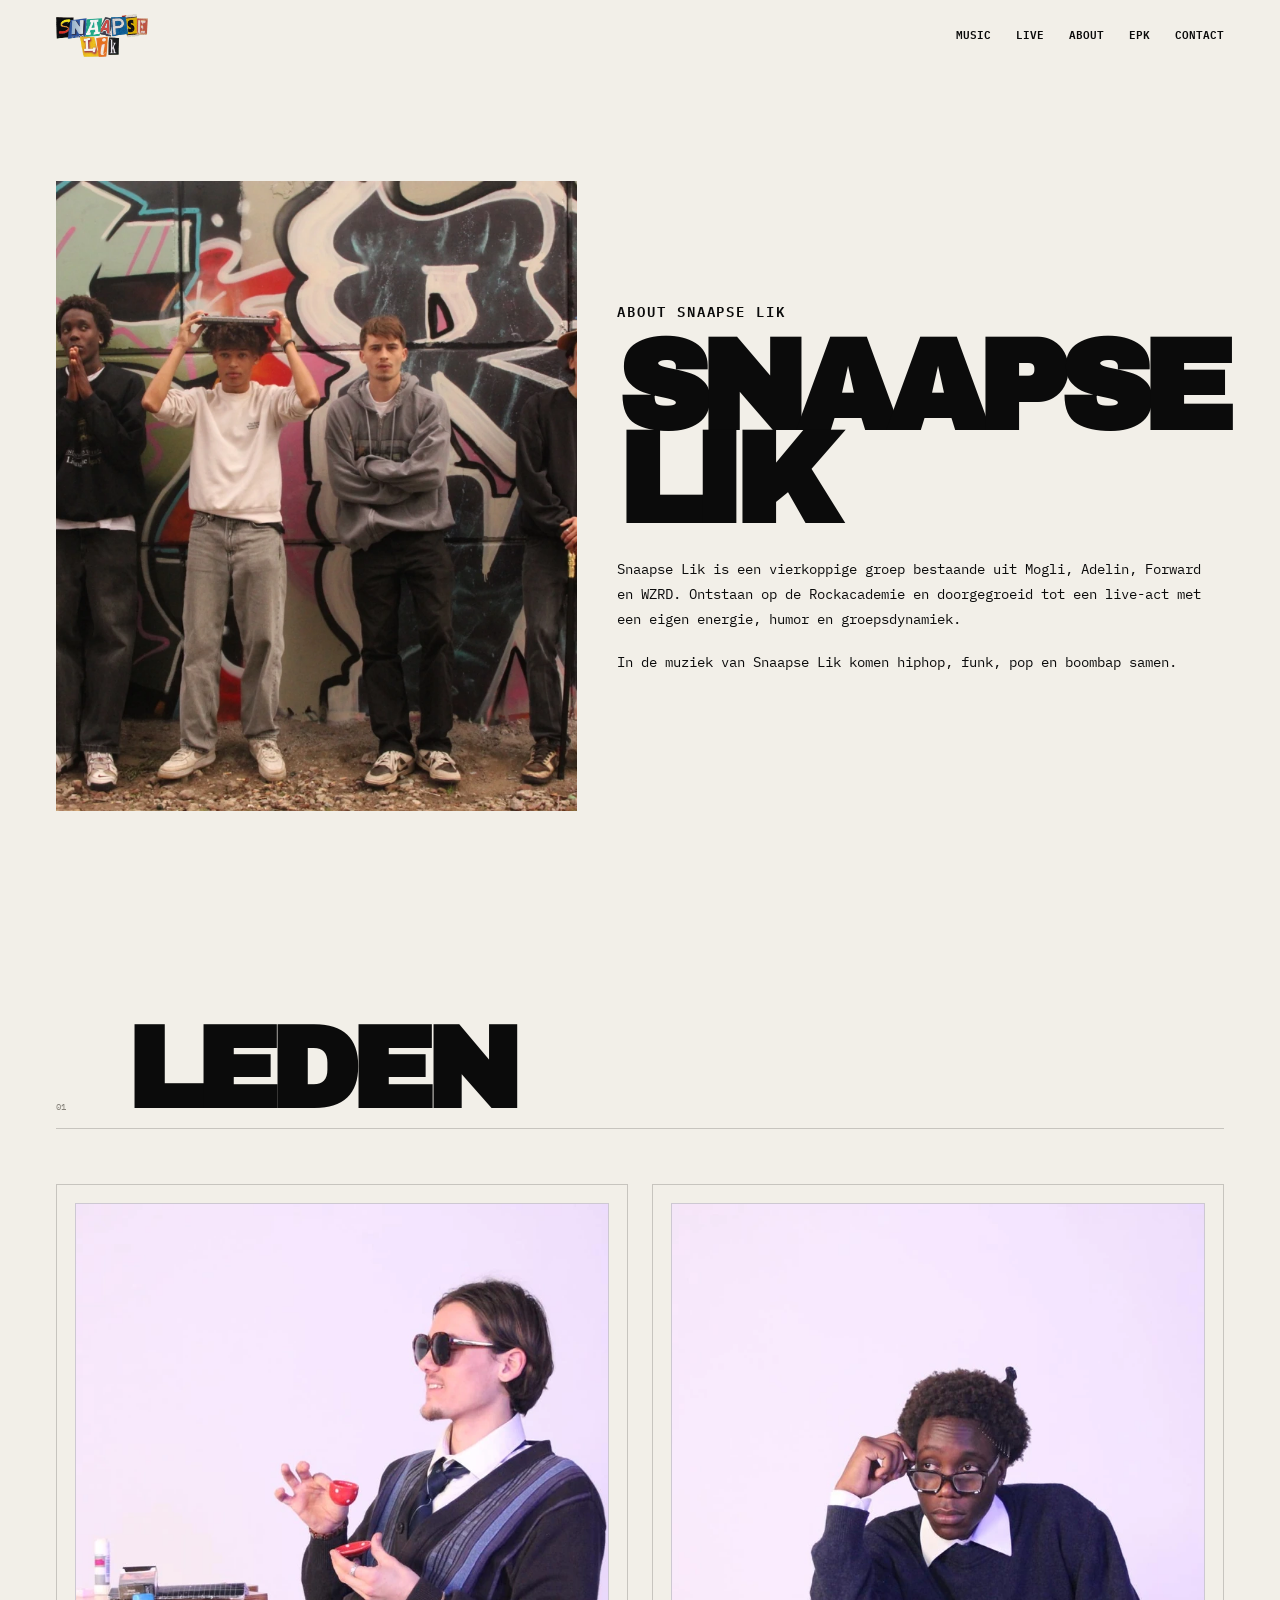
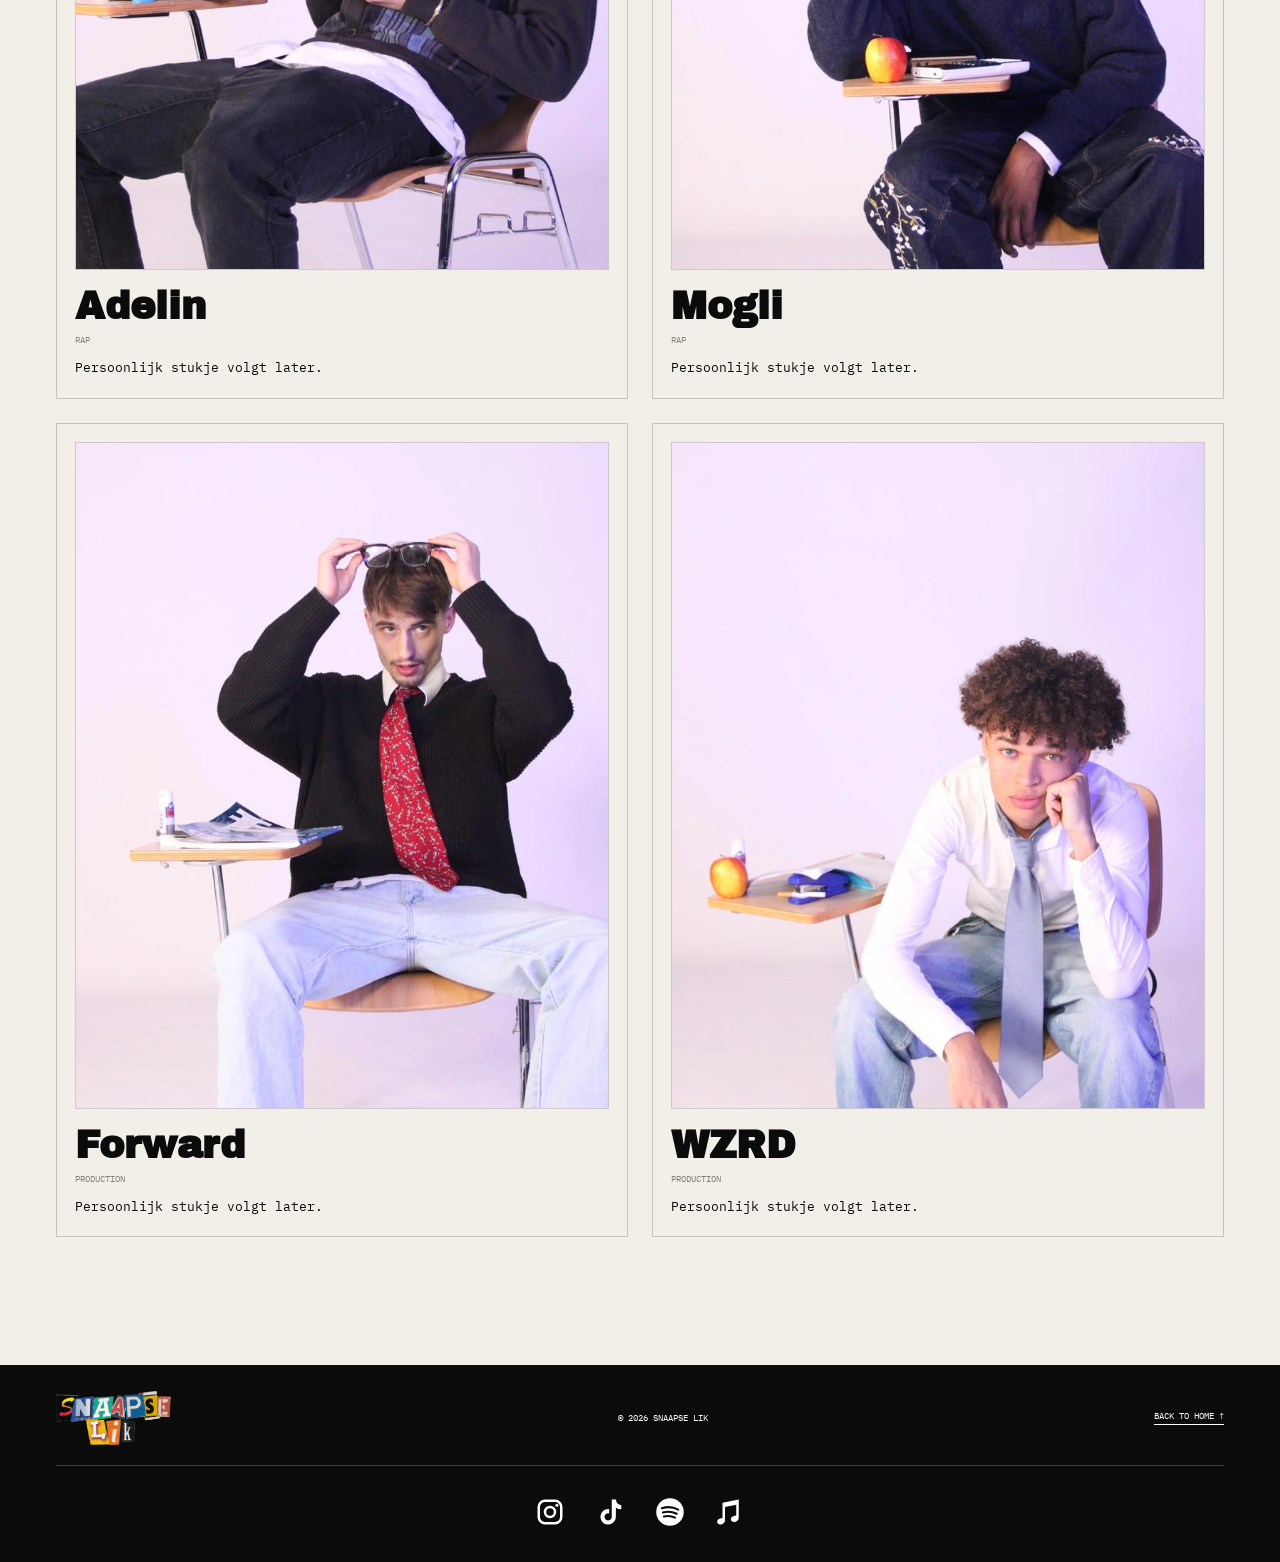
<file: about.html>
<!doctype html>
<html lang="nl">
<head>
  <meta charset="utf-8">
  <meta name="viewport" content="width=device-width, initial-scale=1">
  <title>About — Snaapse Lik</title>
  <link rel="icon" href="favicon.svg" type="image/svg+xml">
  <link rel="preconnect" href="https://fonts.googleapis.com">
  <link rel="preconnect" href="https://fonts.gstatic.com" crossorigin>
  <link href="https://fonts.googleapis.com/css2?family=Archivo+Black&family=IBM+Plex+Mono:wght@400;500;600&display=swap" rel="stylesheet">
  <link rel="stylesheet" href="style.css">
</head>
<body>
<header class="site-header solid">
  <a class="header-logo" href="index.html"><img src="assets/logo.png" alt="Snaapse Lik"></a>
  <nav class="main-nav">
    <a href="index.html#music">MUSIC</a>
    <a href="index.html#live">LIVE</a>
    <a href="about.html">ABOUT</a>
    <a href="index.html#epk">EPK</a>
    <a href="index.html#contact">CONTACT</a>
  </nav>
</header>

<main class="about-page">
  <section class="about-hero">
    <img src="assets/about.webp" alt="Snaapse Lik">
    <div>
      <span class="eyebrow">ABOUT SNAAPSE LIK</span>
      <h1>SNAAPSE<br>LIK</h1>
      <p>Snaapse Lik is een vierkoppige groep bestaande uit Mogli, Adelin, Forward en WZRD. Ontstaan op de Rockacademie en doorgegroeid tot een live-act met een eigen energie, humor en groepsdynamiek.</p>
      <p>In de muziek van Snaapse Lik komen hiphop, funk, pop en boombap samen.</p>
    </div>
  </section>

  <section class="section members">
    <div class="section-title"><span>01</span><h2>LEDEN</h2></div>
    <div class="member-grid">
      <article>
        <img src="assets/adelin.webp" alt="Adelin">
        <h3>Adelin</h3>
        <small>RAP</small>
        <p>Persoonlijk stukje volgt later.</p>
      </article>

      <article>
        <img src="assets/mogli.webp" alt="Mogli">
        <h3>Mogli</h3>
        <small>RAP</small>
        <p>Persoonlijk stukje volgt later.</p>
      </article>

      <article>
        <img src="assets/forward.webp" alt="Forward">
        <h3>Forward</h3>
        <small>PRODUCTION</small>
        <p>Persoonlijk stukje volgt later.</p>
      </article>

      <article>
        <img src="assets/wzrd.webp" alt="WZRD">
        <h3>WZRD</h3>
        <small>PRODUCTION</small>
        <p>Persoonlijk stukje volgt later.</p>
      </article>
    </div>
  </section>
</main>

<footer>
  <nav class="footer-socials" aria-label="Social media"><a class="platform-icon" href="https://www.instagram.com/snaapselik/" target="_blank" rel="noopener" aria-label="Snaapse Lik op Instagram" title="Instagram"><svg viewBox="0 0 24 24" aria-hidden="true" focusable="false"><rect x="3" y="3" width="18" height="18" rx="5" fill="none" stroke="currentColor" stroke-width="2"/><circle cx="12" cy="12" r="4" fill="none" stroke="currentColor" stroke-width="2"/><circle cx="17.5" cy="6.5" r="1.2"/></svg></a><a class="platform-icon" href="https://www.tiktok.com/@snaapse.lik" target="_blank" rel="noopener" aria-label="Snaapse Lik op TikTok" title="TikTok"><svg viewBox="0 0 24 24" aria-hidden="true" focusable="false"><path d="M16.7 2c.3 2.7 1.8 4.3 4.3 4.5v3.3a9 9 0 0 1-4.3-1.3v7.3a6.2 6.2 0 1 1-5.4-6.1v3.4a2.9 2.9 0 1 0 2.1 2.8V2z"/></svg></a><a class="platform-icon" href="https://open.spotify.com/artist/59t2biWvFDiQhuZ9R1diuo" target="_blank" rel="noopener" aria-label="Snaapse Lik op Spotify" title="Spotify"><svg viewBox="0 0 24 24" aria-hidden="true" focusable="false"><circle cx="12" cy="12" r="11"/><g fill="none" stroke="var(--icon-cutout)" stroke-width="1.7" stroke-linecap="round"><path d="M5.5 9c4.6-1.5 9.2-1 13 1.1M6.3 12.4c3.9-1.1 7.6-.8 11 1M7.1 15.6c3.1-.8 6-.5 8.9.9"/></g></svg></a><a class="platform-icon" href="https://music.apple.com/nl/artist/snaapse-lik/1855761999" target="_blank" rel="noopener" aria-label="Snaapse Lik op Apple Music" title="Apple Music"><svg viewBox="0 0 24 24" aria-hidden="true" focusable="false"><path d="M19 2v14.6c0 2.1-1.8 3.4-3.6 3.4-1.6 0-2.7-.9-2.7-2.2 0-1.6 1.5-2.7 4.3-3V6.2L8 8v10.6C8 20.7 6.2 22 4.4 22c-1.6 0-2.7-.9-2.7-2.2 0-1.6 1.5-2.7 4.3-3V4.6z"/></svg></a></nav>
  <img src="assets/logo.png" alt="Snaapse Lik">
  <span>© <span id="year"></span> SNAAPSE LIK</span>
  <a href="index.html">BACK TO HOME ↑</a>
</footer>
<script src="script.js"></script>
</body>
</html>
</file>
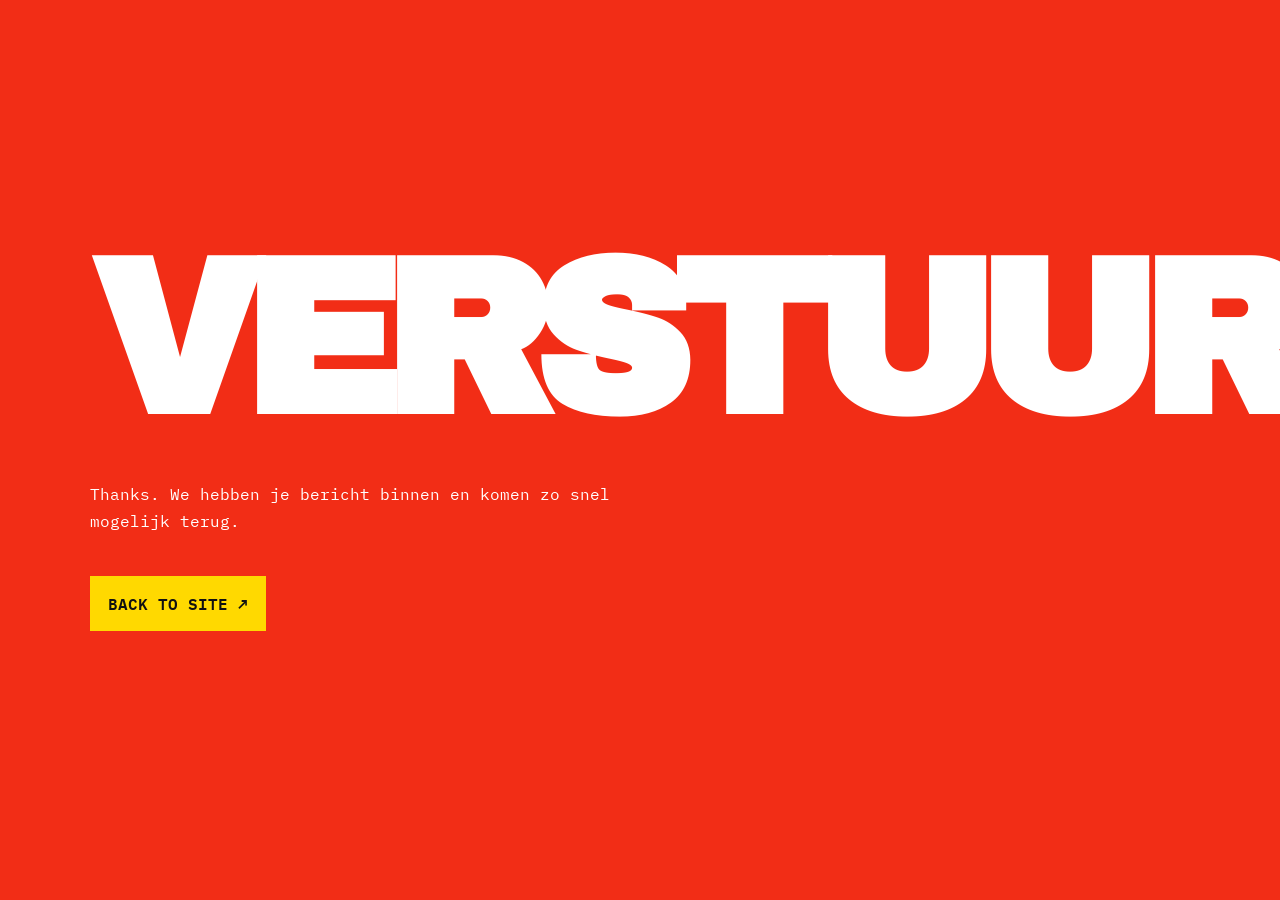
<file: thanks.html>
<!doctype html>
<html lang="nl">
<head>
  <meta charset="utf-8">
  <meta name="viewport" content="width=device-width,initial-scale=1">
  <title>Thanks — Snaapse Lik</title>
  <link rel="preconnect" href="https://fonts.googleapis.com">
  <link rel="preconnect" href="https://fonts.gstatic.com" crossorigin>
  <link href="https://fonts.googleapis.com/css2?family=Archivo+Black&family=IBM+Plex+Mono:wght@400;600&display=swap" rel="stylesheet">
  <style>
    *{box-sizing:border-box}body{margin:0;background:#f22d16;color:#fff;font-family:"IBM Plex Mono",monospace}
    main{min-height:100svh;padding:7vw;display:flex;flex-direction:column;justify-content:center}
    h1{font-family:"Archivo Black",sans-serif;font-size:clamp(72px,17vw,250px);line-height:.67;letter-spacing:-.08em;margin:0 0 50px}
    p{max-width:600px;line-height:1.7}a{color:#111;background:#ffd900;text-decoration:none;padding:14px 18px;width:max-content;margin-top:25px;font-weight:600}
  </style>
</head>
<body><main><h1>VERSTUURD.</h1><p>Thanks. We hebben je bericht binnen en komen zo snel mogelijk terug.</p><a href="/">BACK TO SITE ↗</a></main></body>
</html>
</file>
<file: style.css>
:root{
  --ink:#0b0b0b;--paper:#f2efe8;--red:#f22d16;--yellow:#ffd900;--gray:#86827a;
  --pad:clamp(20px,4.4vw,72px);--display:"Archivo Black",Arial,sans-serif;--mono:"IBM Plex Mono",monospace
}
*{box-sizing:border-box;margin:0;padding:0}
html{scroll-behavior:smooth}
body{background:var(--paper);color:var(--ink);font-family:var(--mono);overflow-x:hidden}
img{display:block;max-width:100%}
a{color:inherit;text-decoration:none}
button,input,select,textarea{font:inherit}
.grain{position:fixed;inset:0;z-index:9999;pointer-events:none;opacity:.035;background-image:url("data:image/svg+xml,%3Csvg viewBox='0 0 160 160' xmlns='http://www.w3.org/2000/svg'%3E%3Cfilter id='n'%3E%3CfeTurbulence type='fractalNoise' baseFrequency='.95' numOctaves='4' stitchTiles='stitch'/%3E%3C/filter%3E%3Crect width='100%25' height='100%25' filter='url(%23n)' opacity='.7'/%3E%3C/svg%3E")}
.site-header{position:fixed;z-index:100;top:0;left:0;width:100%;padding:14px var(--pad);display:flex;align-items:center;justify-content:space-between;mix-blend-mode:difference;color:white}
.site-header.solid{position:relative;mix-blend-mode:normal;background:var(--paper);color:var(--ink)}
.header-logo img{width:92px;height:auto}
.main-nav{display:flex;gap:25px;font-size:11px;font-weight:600}
.main-nav a{border-bottom:1px solid transparent;padding-bottom:4px}
.main-nav a:hover{border-color:currentColor}
.menu-toggle{display:none;background:transparent;border:0;color:white;font-weight:600}

.hero{min-height:100svh;position:relative;background:#111;color:#fff;overflow:hidden}
.hero-photo{position:absolute;inset:0;background:url("assets/hero.webp") center 42%/cover no-repeat}
.hero-shade{position:absolute;inset:0;background:linear-gradient(90deg,rgba(0,0,0,.52),rgba(0,0,0,.06) 58%),linear-gradient(0deg,rgba(0,0,0,.42),transparent 48%)}
.hero-copy{position:relative;z-index:2;min-height:100svh;padding:120px var(--pad) 38px;display:flex;flex-direction:column;justify-content:space-between;align-items:flex-start}
.hero-brand{display:flex;flex-direction:column;gap:22px;align-items:flex-start}
.hero-logo{width:min(640px,55vw);filter:drop-shadow(0 6px 14px rgba(0,0,0,.28))}
.hero-brand p{font-weight:600;font-size:clamp(12px,1.1vw,16px);line-height:1.5}
.hero-sticker{width:245px;min-height:180px;background:var(--yellow);color:var(--ink);padding:18px;display:flex;flex-direction:column;justify-content:space-between;box-shadow:10px 12px 0 rgba(0,0,0,.24);transform:rotate(-3deg)}
.hero-sticker small{font-size:9px;letter-spacing:.12em}
.hero-sticker strong{font-family:var(--display);line-height:.78;letter-spacing:-.06em}
.hero-sticker strong span{display:block;font-size:43px;white-space:nowrap}
.hero-sticker b{font-size:26px;text-align:right;font-weight:400}
.hero-sticker:hover{transform:rotate(0deg) translateY(-4px)}

.bankoe{position:relative;isolation:isolate;overflow:hidden;background:var(--ink);color:#fff;padding:110px var(--pad) 90px;display:grid;grid-template-columns:minmax(0,1fr) minmax(0,1fr) minmax(0,.55fr);gap:clamp(22px,3vw,48px);align-items:center}
.bankoe::after{content:"";position:absolute;inset:0;z-index:-1;background:rgba(0,0,0,.72)}
.bankoe-background{position:absolute;inset:0;width:100%;height:100%;object-fit:cover;z-index:-2;pointer-events:none}
.bankoe-image{align-self:center;transform:rotate(-3deg)}
.bankoe-image.visible{transform:rotate(-3deg)}
.bankoe-image img{width:100%;height:auto;aspect-ratio:1;box-shadow:10px 12px 0 rgba(0,0,0,.4)}
.bankoe-image a{display:block}
.bankoe-side{position:relative;align-self:end;margin-bottom:12px}
.bankoe-side video{display:block;width:100%;height:auto;aspect-ratio:9/16;object-fit:cover;border:1px solid rgba(255,255,255,.35)}
.eyebrow{font-size:14px;letter-spacing:.14em;font-weight:600}
.bankoe-copy h1{font-family:var(--display);font-size:clamp(48px,6vw,108px);line-height:.82;letter-spacing:-.075em;margin:20px 0 28px}
.bankoe-copy h1 em{font-style:normal;color:var(--red)}
.bankoe-copy p{font-size:16px;line-height:1.7;max-width:650px}
.bankoe-copy .bankoe-date{display:inline-block;background:var(--yellow);color:var(--ink);font-size:clamp(16px,1.5vw,22px);font-weight:600;padding:8px 12px;margin-bottom:20px;transform:rotate(-2deg)}
.bankoe .button.yellow{color:var(--ink);font-size:14px;font-weight:600}
.bankoe .text-link{font-size:14px}
.bankoe a:focus-visible{outline:3px solid var(--yellow);outline-offset:5px}
.actions{display:flex;gap:22px;align-items:center;flex-wrap:wrap;margin-top:34px}
.button{display:inline-flex;min-height:52px;padding:0 18px;align-items:center;justify-content:center;border:1px solid var(--ink);font-size:11px;font-weight:600}
.button.dark{background:var(--ink);color:#fff}
.button.yellow{background:var(--yellow)}
.text-link{font-size:11px;font-weight:600;border-bottom:1px solid;padding-bottom:4px}

.section{padding:clamp(90px,10vw,160px) var(--pad)}
.section-title{display:grid;grid-template-columns:70px 1fr;align-items:end;border-bottom:1px solid rgba(0,0,0,.18);padding-bottom:16px;margin-bottom:55px}
.section-title span{font-size:9px;color:var(--gray)}
.section-title h2{font-family:var(--display);font-size:clamp(60px,9vw,145px);line-height:.72;letter-spacing:-.075em}
.section-title.small h2{font-size:clamp(55px,7vw,100px)}

.release-grid{display:grid;grid-template-columns:repeat(3,minmax(0,340px));justify-content:space-between;gap:26px}
.release-card img{width:100%;aspect-ratio:1;object-fit:cover;border:1px solid var(--ink)}
.release-card h3{font-family:var(--display);font-size:23px;letter-spacing:-.04em;margin-top:12px}
.release-card small{font-size:9px;color:var(--gray)}
.platforms{border-block:1px solid rgba(0,0,0,.18);padding:20px 0;margin-top:60px;display:flex;gap:25px;justify-content:flex-end;font-size:10px;font-weight:600}

.quote-band{background:var(--red);color:white;padding:95px var(--pad)}
.quote-band>p{font-size:9px;letter-spacing:.14em;margin-bottom:30px}
.quote-band blockquote{font-family:var(--display);font-size:clamp(48px,8.5vw,138px);line-height:.82;letter-spacing:-.065em}
.quote-band blockquote span{color:var(--yellow)}
.quote-band blockquote em{font-style:normal;color:transparent;-webkit-text-stroke:2px #fff}
.quote-band>a{display:inline-block;margin-top:35px;border-bottom:1px solid;padding-bottom:4px;font-size:10px}

.live{background:var(--ink);color:var(--paper)}
.live .section-title{border-color:rgba(255,255,255,.2)}
.live-grid{display:grid;grid-template-columns:1.05fr .7fr .82fr;gap:20px;align-items:stretch}
.live-grid>img{width:100%;height:570px;object-fit:cover}.live-grid>img:nth-child(2){margin-top:60px;height:500px}
.live-copy{padding:25px 0 0 18px;display:flex;flex-direction:column;align-items:flex-start}
.live-copy h3{font-family:var(--display);font-size:clamp(31px,3.6vw,58px);line-height:1.02;letter-spacing:-.05em;margin-bottom:32px}

.about-teaser{background:#fff}
.about-grid{display:grid;grid-template-columns:1.15fr .85fr;gap:32px;align-items:center}
.about-grid>img{width:100%;height:540px;object-fit:cover}
.about-grid p{font-family:var(--display);font-size:clamp(29px,3.5vw,54px);line-height:1.04;letter-spacing:-.05em;margin-bottom:30px}

.epk{background:var(--paper)}
.epk-card{width:min(460px,100%);margin:0 auto;min-height:210px;background:var(--yellow);border:1px solid var(--ink);padding:22px;display:flex;flex-direction:column;justify-content:space-between;position:relative}
.epk-card>span{font-size:9px;letter-spacing:.12em}.epk-card strong{font-family:var(--display);font-size:clamp(43px,5vw,70px);line-height:.8;letter-spacing:-.06em}.epk-card b{font-size:28px;position:absolute;right:20px;bottom:16px;font-weight:400}

.contact{background:var(--red);color:#fff}
.contact-head{padding:100px var(--pad) 65px;border-bottom:1px solid rgba(255,255,255,.25)}
.contact-head>p{text-align:right;font-size:9px;letter-spacing:.14em;margin-bottom:28px}
.contact-head h2{font-family:var(--display);font-size:clamp(74px,14vw,215px);line-height:.65;letter-spacing:-.08em}
.contact-head h2 span{color:var(--yellow)}
.contact-grid{padding:70px var(--pad) 110px;display:grid;grid-template-columns:.8fr 1.2fr;gap:clamp(50px,9vw,140px)}
.contact-info{display:flex;flex-direction:column;align-items:flex-start;gap:15px}
.contact-info>a{border-bottom:1px solid;padding-bottom:4px;font-size:13px}
.contact-info .email{font-family:var(--display);font-size:clamp(25px,3vw,42px);letter-spacing:-.04em;word-break:break-word}
.socials{width:100%;margin-top:40px;border-top:1px solid rgba(255,255,255,.3)}
.socials a{display:block;padding:13px 0;border-bottom:1px solid rgba(255,255,255,.3);font-size:10px}
.booking-form label{display:block;margin-bottom:24px}
.booking-form label>span{display:block;font-size:8px;letter-spacing:.1em;margin-bottom:8px}
.booking-form input,.booking-form textarea,.booking-form select{width:100%;background:transparent;color:#fff;border:0;border-bottom:1px solid rgba(255,255,255,.55);padding:12px 0;outline:none;border-radius:0}
.booking-form select option{color:#111}.form-row{display:grid;grid-template-columns:1fr 1fr;gap:24px}
.booking-form button{min-height:54px;padding:0 22px;background:white;color:var(--red);border:1px solid white;font-weight:600;cursor:pointer}
.booking-form button:disabled{opacity:.55;cursor:wait}
.form-status{font-size:11px;margin-top:14px;min-height:18px}.form-status.ok{color:var(--yellow)}.form-status.error{color:white;text-decoration:underline}
.honeypot{position:absolute!important;overflow:hidden!important;clip:rect(0 0 0 0)!important;height:1px!important;width:1px!important;margin:-1px!important;padding:0!important;border:0!important}

footer{background:var(--ink);color:#fff;padding:26px var(--pad);min-height:120px;display:flex;align-items:center;justify-content:space-between;gap:20px;font-size:9px}
footer img{width:115px}footer a{border-bottom:1px solid;padding-bottom:3px}

.about-page{padding-top:40px}
.about-hero{padding:70px var(--pad) 90px;display:grid;grid-template-columns:1fr .9fr;gap:40px;align-items:center}
.about-hero>img{width:100%;height:70vh;min-height:520px;object-fit:cover}
.about-hero h1{font-family:var(--display);font-size:clamp(70px,10vw,150px);line-height:.72;letter-spacing:-.075em;margin:20px 0 30px}
.about-hero p{font-size:14px;line-height:1.8;margin-bottom:18px}
.member-grid{display:grid;grid-template-columns:repeat(2,1fr);gap:24px}
.member-grid article{background:var(--paper);border:1px solid rgba(0,0,0,.18);padding:18px}
.member-grid article>div{aspect-ratio:4/5;background:var(--yellow);display:grid;place-items:center;font-family:var(--display);font-size:35px}
.member-grid article img{width:100%;aspect-ratio:4/5;object-fit:cover;object-position:center top;border:1px solid rgba(0,0,0,.12);background:#e9e3ef}
.member-grid h3{font-family:var(--display);font-size:38px;margin-top:16px}
.member-grid small{font-size:9px;color:var(--gray)}
.member-grid p{font-size:13px;line-height:1.7;margin-top:10px}

.reveal{opacity:0;transform:translateY(24px);transition:.7s ease}
.reveal.visible{opacity:1;transform:none}

@media(max-width:1050px){
  .bankoe{grid-template-columns:minmax(0,1fr) minmax(0,1fr)}.bankoe-copy{grid-column:2;grid-row:1}.bankoe-side{grid-column:2;width:65%;justify-self:end}.bankoe-copy h1{font-size:clamp(48px,8vw,80px)}
  .release-grid{grid-template-columns:repeat(3,minmax(0,1fr))}
  .live-grid{grid-template-columns:1fr 1fr}.live-copy{grid-column:1/-1;padding-left:0}
  .about-grid,.about-hero{grid-template-columns:1fr}
}
@media(max-width:760px){
  .site-header{mix-blend-mode:normal;background:rgba(11,11,11,.94);padding-block:11px}.site-header.solid{background:white}
  .header-logo img{width:78px}.menu-toggle{display:block}
  .main-nav{display:none;position:fixed;inset:0;background:var(--red);color:#fff;align-items:center;justify-content:center;flex-direction:column;font-family:var(--display);font-size:34px;z-index:-1}
  .main-nav.open{display:flex}
  .hero-copy{padding-top:105px}.hero-logo{width:min(500px,84vw)}
  .hero-sticker{width:220px;min-height:170px}.hero-sticker strong span{font-size:38px}
  .bankoe{grid-template-columns:minmax(0,1fr);padding-top:70px;padding-bottom:95px;gap:38px}.bankoe-copy{grid-column:1;grid-row:auto}.bankoe-image{max-width:440px;width:100%;justify-self:center}.bankoe-side{grid-column:1;width:min(75%,300px);justify-self:end}.bankoe-copy h1{font-size:clamp(62px,14vw,100px)}
  .section-title{grid-template-columns:42px 1fr}.release-grid{grid-template-columns:1fr;max-width:390px;margin:0 auto}
  .platforms{justify-content:flex-start;flex-wrap:wrap}
  .live-grid{grid-template-columns:1fr}.live-grid>img,.live-grid>img:nth-child(2){height:auto;margin:0}
  .about-grid{grid-template-columns:1fr}.about-grid>img{height:auto}
  .contact-grid{grid-template-columns:1fr}.form-row{grid-template-columns:1fr}
  .member-grid{grid-template-columns:1fr}
  footer{flex-wrap:wrap}
}

@media(prefers-reduced-motion:reduce){.bankoe .reveal{transition:none}.bankoe-background{visibility:hidden}}

.bankoe-sound{position:absolute;right:10px;bottom:10px;min-height:44px;padding:10px 14px;background:var(--ink);color:white;border:1px solid white;font:600 14px var(--mono);cursor:pointer}
.bankoe-sound:focus-visible{outline:3px solid var(--yellow);outline-offset:3px}

/* Platform logos and a clearer contact form, on every screen. */
.platforms{--icon-cutout:var(--paper);align-items:center;gap:18px}
.platform-icon{display:inline-flex;align-items:center;justify-content:center;width:48px;height:48px;border:0;padding:8px;transition:transform .15s ease}
.platform-icon svg{width:30px;height:30px;fill:currentColor}
.platform-icon:hover{transform:translateY(-3px)}
.platform-icon:focus-visible{outline:2px solid currentColor;outline-offset:4px}
.footer-socials{--icon-cutout:var(--ink);display:flex;gap:12px;align-items:center}
footer{flex-wrap:wrap}
footer .footer-socials{order:4;flex-basis:100%;justify-content:center;padding-top:22px;border-top:1px solid #444}
footer .platform-icon{border:0;padding:8px}
.contact-info .email{font-size:clamp(18px,2vw,28px);display:flex;align-items:center;gap:12px;max-width:100%}
.contact-info .email span{min-width:0;overflow-wrap:anywhere}
.email-arrow{width:24px;height:24px;flex-shrink:0}
.booking-form h3{font-family:var(--display);font-size:clamp(28px,3vw,44px);line-height:1.08;letter-spacing:-.04em;margin-bottom:32px}
.booking-form label>span{font-size:14px;letter-spacing:.04em;font-weight:600}
.booking-form input,.booking-form textarea,.booking-form select{display:block;min-height:52px;background:#fff;color:var(--ink);border:2px solid var(--ink);padding:14px 16px;font-size:16px;box-shadow:4px 4px 0 rgba(0,0,0,.18);color-scheme:light}
.booking-form textarea{resize:vertical;min-height:170px}
.booking-form input::placeholder,.booking-form textarea::placeholder{color:#696969;opacity:1}
.booking-form input:focus-visible,.booking-form textarea:focus-visible,.booking-form select:focus-visible{outline:3px solid var(--yellow);outline-offset:3px}
.booking-form button{border:2px solid var(--ink);background:var(--yellow);color:var(--ink);font-size:16px}
@media(max-width:760px){
  .bankoe{padding-top:0}
  .bankoe-side{grid-row:1;grid-column:1;width:calc(100% + var(--pad) * 2);justify-self:center;margin:0;background:var(--ink)}
  .bankoe-side video{height:min(80svh,680px);width:100%;aspect-ratio:auto;object-fit:contain;border:0}
  .bankoe-side.reveal{opacity:1;transform:none}
  .bankoe-image{grid-row:2}
  .bankoe-copy{grid-row:3}
  .live-grid>img:first-child{display:none}
  .contact-info .email{font-size:clamp(18px,5.5vw,25px);gap:8px}
  .contact-grid{gap:48px;padding-top:45px}
  footer .footer-socials{gap:14px}
}

#booking-form{scroll-margin-top:85px}

.ep-release{display:grid;grid-template-columns:minmax(0,340px) minmax(0,1fr);gap:clamp(24px,5vw,70px);align-items:center;margin-bottom:64px}
.ep-release img{width:100%;height:auto;aspect-ratio:1;border:1px solid var(--ink)}
.ep-release h3{font-family:var(--display);font-size:clamp(32px,5vw,72px);line-height:1;letter-spacing:-.05em;margin:16px 0 28px}
.ep-release .button{font-size:14px}
.releases-heading{font-family:var(--display);font-size:24px;margin-bottom:24px}
.ep-release a:focus-visible{outline:3px solid var(--red);outline-offset:5px}
@media(max-width:760px){.ep-release{grid-template-columns:1fr;max-width:390px;margin:0 auto 56px}.releases-heading{max-width:390px;margin:0 auto 24px}}
</file>
